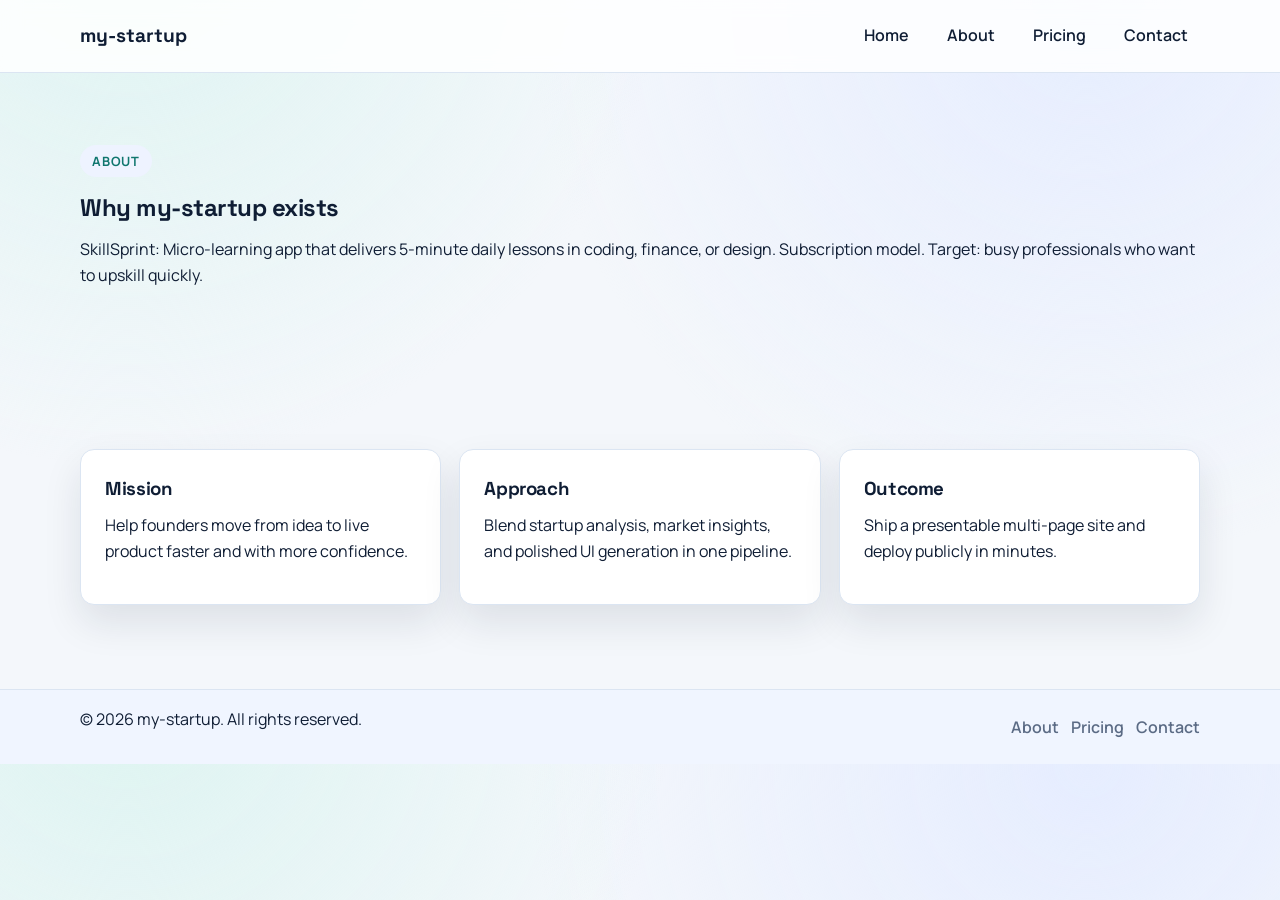
<file: about.html>
<!doctype html>
<html lang="en">
<head>
  <meta charset="UTF-8">
  <meta name="viewport" content="width=device-width, initial-scale=1.0">
  <title>my-startup | About</title>
  <link rel="preconnect" href="https://fonts.googleapis.com">
  <link rel="preconnect" href="https://fonts.gstatic.com" crossorigin>
  <link href="https://fonts.googleapis.com/css2?family=Manrope:wght@400;500;700;800&family=Space+Grotesk:wght@500;700&display=swap" rel="stylesheet">
  <link rel="stylesheet" href="styles.css">
</head>
<body>
  <header class="site-header">
    <div class="container nav-wrap">
      <a class="brand" href="index.html">my-startup</a>
      <button class="menu-toggle" type="button" data-menu-toggle aria-label="Toggle menu">Menu</button>
      <nav class="main-nav" data-main-nav>
        <a href="index.html">Home</a>
        <a href="about.html">About</a>
        <a href="pricing.html">Pricing</a>
        <a href="contact.html">Contact</a>
      </nav>
    </div>
  </header>
  <main>
  <section class="section page-hero">
    <div class="container">
      <p class="eyebrow">About</p>
      <h1>Why my-startup exists</h1>
      <p>SkillSprint: Micro-learning app that delivers 5‑minute daily lessons in coding, finance, or design. Subscription model. Target: busy professionals who want to upskill quickly.</p>
    </div>
  </section>
  <section class="section">
    <div class="container feature-grid">
      <article class="panel"><h3>Mission</h3><p>Help founders move from idea to live product faster and with more confidence.</p></article>
      <article class="panel"><h3>Approach</h3><p>Blend startup analysis, market insights, and polished UI generation in one pipeline.</p></article>
      <article class="panel"><h3>Outcome</h3><p>Ship a presentable multi-page site and deploy publicly in minutes.</p></article>
    </div>
  </section>
</main>
  <footer class="site-footer">
    <div class="container footer-row">
      <p>&copy; <span data-year>2026</span> my-startup. All rights reserved.</p>
      <div class="footer-links">
        <a href="about.html">About</a>
        <a href="pricing.html">Pricing</a>
        <a href="contact.html">Contact</a>
      </div>
    </div>
  </footer>
  <script src="script.js"></script>
</body>
</html>
</file>
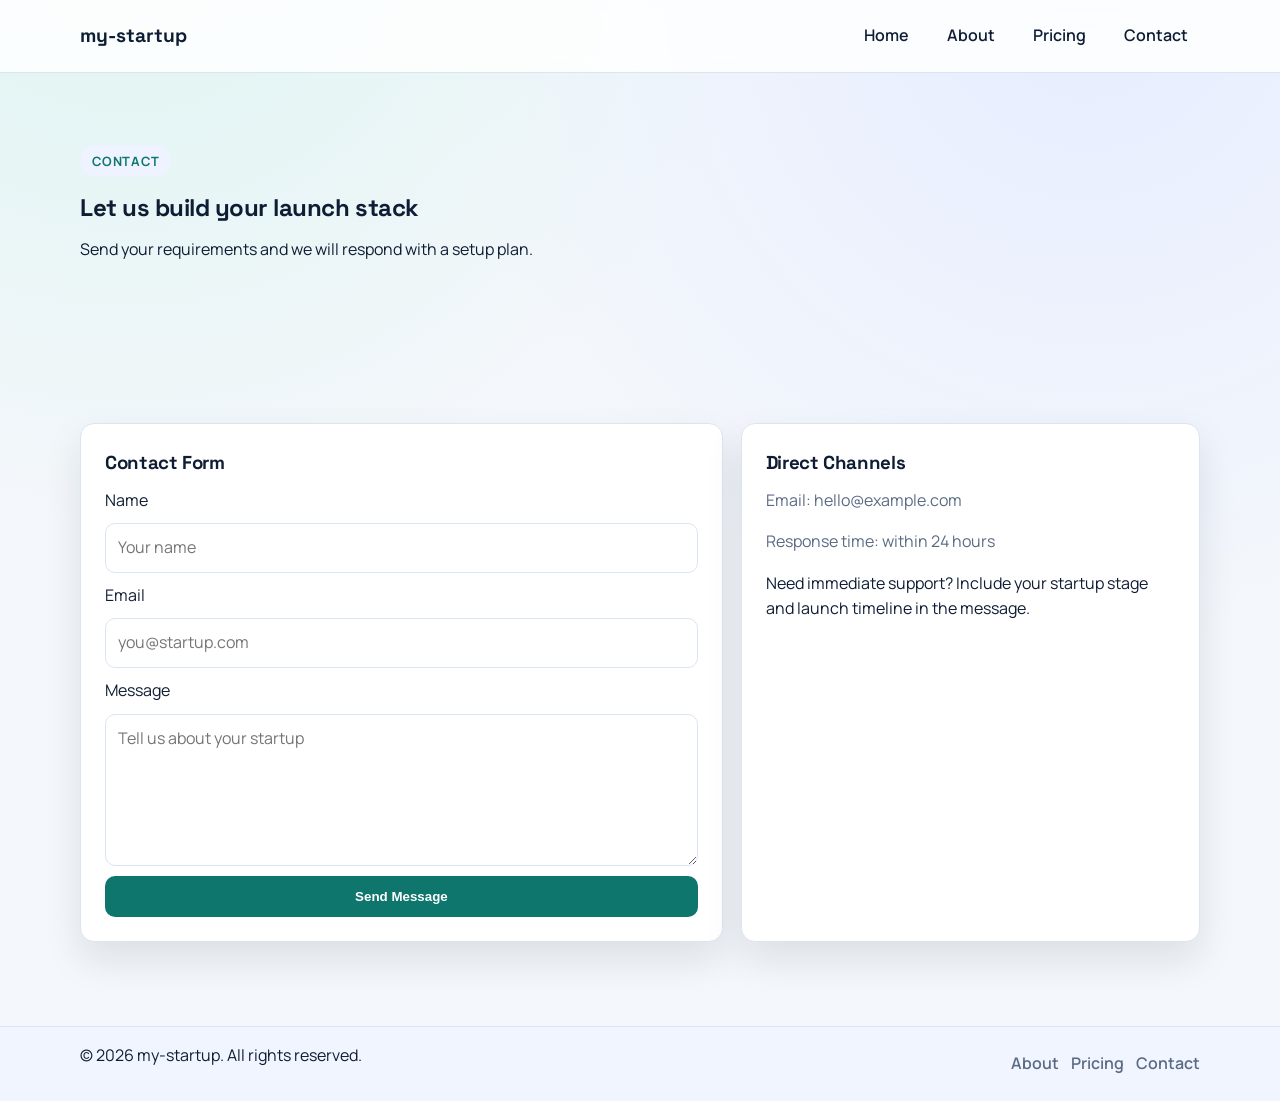
<file: contact.html>
<!doctype html>
<html lang="en">
<head>
  <meta charset="UTF-8">
  <meta name="viewport" content="width=device-width, initial-scale=1.0">
  <title>my-startup | Contact</title>
  <link rel="preconnect" href="https://fonts.googleapis.com">
  <link rel="preconnect" href="https://fonts.gstatic.com" crossorigin>
  <link href="https://fonts.googleapis.com/css2?family=Manrope:wght@400;500;700;800&family=Space+Grotesk:wght@500;700&display=swap" rel="stylesheet">
  <link rel="stylesheet" href="styles.css">
</head>
<body>
  <header class="site-header">
    <div class="container nav-wrap">
      <a class="brand" href="index.html">my-startup</a>
      <button class="menu-toggle" type="button" data-menu-toggle aria-label="Toggle menu">Menu</button>
      <nav class="main-nav" data-main-nav>
        <a href="index.html">Home</a>
        <a href="about.html">About</a>
        <a href="pricing.html">Pricing</a>
        <a href="contact.html">Contact</a>
      </nav>
    </div>
  </header>
  <main>
  <section class="section page-hero">
    <div class="container">
      <p class="eyebrow">Contact</p>
      <h1>Let us build your launch stack</h1>
      <p>Send your requirements and we will respond with a setup plan.</p>
    </div>
  </section>
  <section class="section">
    <div class="container contact-wrap">
      <div class="panel">
        <h3>Contact Form</h3>
        <form data-contact-form class="contact-form">
          <label for="name">Name</label>
          <input id="name" name="name" type="text" placeholder="Your name" required>
          <label for="email">Email</label>
          <input id="email" name="email" type="email" placeholder="you@startup.com" required>
          <label for="message">Message</label>
          <textarea id="message" name="message" rows="5" placeholder="Tell us about your startup"></textarea>
          <button class="btn btn-primary" type="submit">Send Message</button>
        </form>
        <p class="success-message hidden" data-contact-feedback>Thanks. Your message has been captured.</p>
      </div>
      <aside class="panel">
        <h3>Direct Channels</h3>
        <p class="muted">Email: hello@example.com</p>
        <p class="muted">Response time: within 24 hours</p>
        <p>Need immediate support? Include your startup stage and launch timeline in the message.</p>
      </aside>
    </div>
  </section>
</main>
  <footer class="site-footer">
    <div class="container footer-row">
      <p>&copy; <span data-year>2026</span> my-startup. All rights reserved.</p>
      <div class="footer-links">
        <a href="about.html">About</a>
        <a href="pricing.html">Pricing</a>
        <a href="contact.html">Contact</a>
      </div>
    </div>
  </footer>
  <script src="script.js"></script>
</body>
</html>
</file>
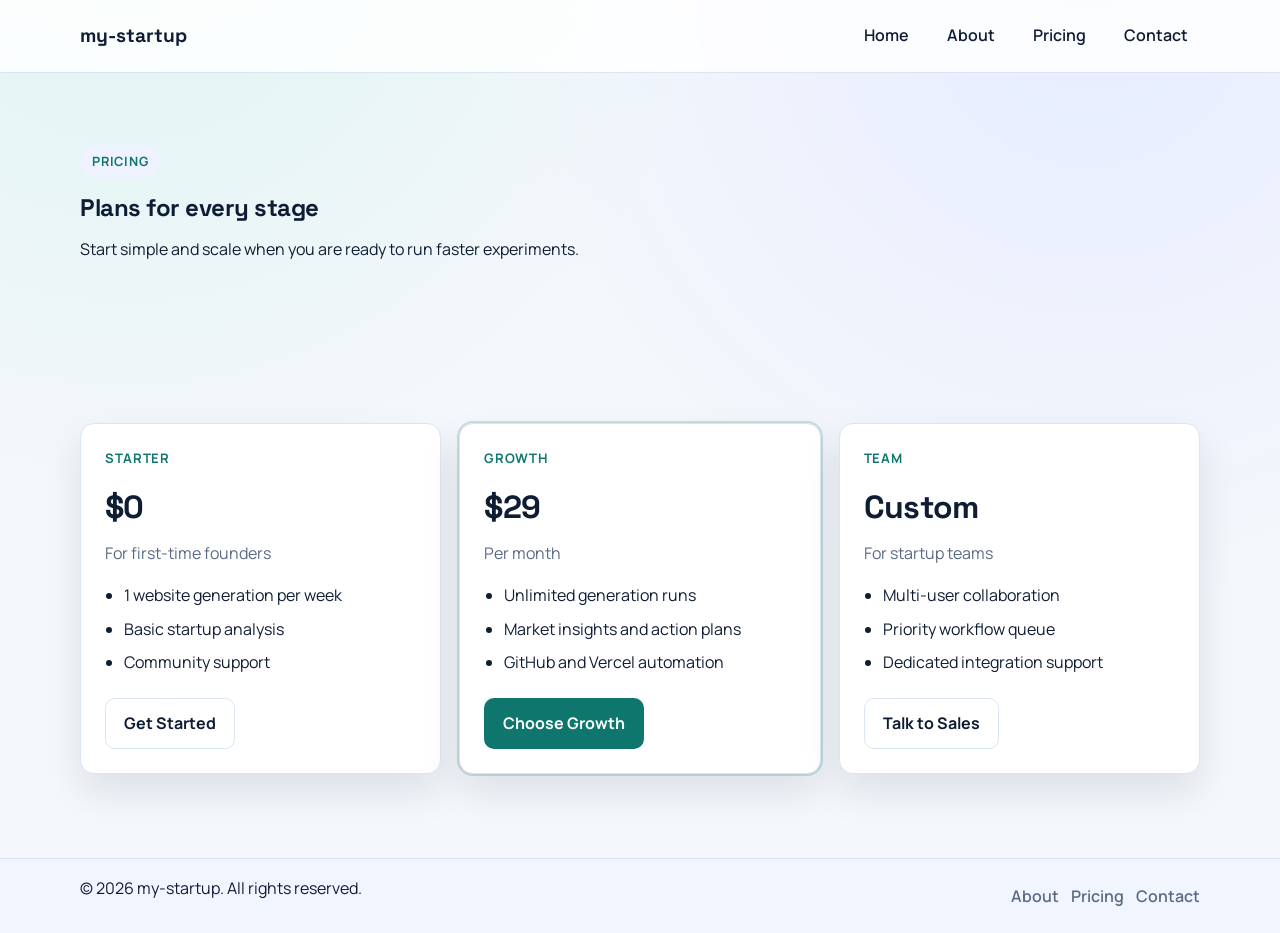
<file: pricing.html>
<!doctype html>
<html lang="en">
<head>
  <meta charset="UTF-8">
  <meta name="viewport" content="width=device-width, initial-scale=1.0">
  <title>my-startup | Pricing</title>
  <link rel="preconnect" href="https://fonts.googleapis.com">
  <link rel="preconnect" href="https://fonts.gstatic.com" crossorigin>
  <link href="https://fonts.googleapis.com/css2?family=Manrope:wght@400;500;700;800&family=Space+Grotesk:wght@500;700&display=swap" rel="stylesheet">
  <link rel="stylesheet" href="styles.css">
</head>
<body>
  <header class="site-header">
    <div class="container nav-wrap">
      <a class="brand" href="index.html">my-startup</a>
      <button class="menu-toggle" type="button" data-menu-toggle aria-label="Toggle menu">Menu</button>
      <nav class="main-nav" data-main-nav>
        <a href="index.html">Home</a>
        <a href="about.html">About</a>
        <a href="pricing.html">Pricing</a>
        <a href="contact.html">Contact</a>
      </nav>
    </div>
  </header>
  <main>
  <section class="section page-hero">
    <div class="container">
      <p class="eyebrow">Pricing</p>
      <h1>Plans for every stage</h1>
      <p>Start simple and scale when you are ready to run faster experiments.</p>
    </div>
  </section>
  <section class="section">
    <div class="container pricing-grid">
      <article class="panel price-card">
        <p class="tier">Starter</p>
        <h3>$0</h3>
        <p class="muted">For first-time founders</p>
        <ul class="clean-list">
          <li>1 website generation per week</li>
          <li>Basic startup analysis</li>
          <li>Community support</li>
        </ul>
        <a class="btn btn-ghost" href="contact.html">Get Started</a>
      </article>
      <article class="panel price-card featured">
        <p class="tier">Growth</p>
        <h3>$29</h3>
        <p class="muted">Per month</p>
        <ul class="clean-list">
          <li>Unlimited generation runs</li>
          <li>Market insights and action plans</li>
          <li>GitHub and Vercel automation</li>
        </ul>
        <a class="btn btn-primary" href="contact.html">Choose Growth</a>
      </article>
      <article class="panel price-card">
        <p class="tier">Team</p>
        <h3>Custom</h3>
        <p class="muted">For startup teams</p>
        <ul class="clean-list">
          <li>Multi-user collaboration</li>
          <li>Priority workflow queue</li>
          <li>Dedicated integration support</li>
        </ul>
        <a class="btn btn-ghost" href="contact.html">Talk to Sales</a>
      </article>
    </div>
  </section>
</main>
  <footer class="site-footer">
    <div class="container footer-row">
      <p>&copy; <span data-year>2026</span> my-startup. All rights reserved.</p>
      <div class="footer-links">
        <a href="about.html">About</a>
        <a href="pricing.html">Pricing</a>
        <a href="contact.html">Contact</a>
      </div>
    </div>
  </footer>
  <script src="script.js"></script>
</body>
</html>
</file>
<file: styles.css>
:root {
  --bg: #f4f7fb;
  --surface: #ffffff;
  --surface-soft: #eef3ff;
  --text: #0f1d34;
  --muted: #5b6b85;
  --primary: #0f766e;
  --primary-strong: #0b5b55;
  --border: #dbe5f2;
  --radius: 14px;
  --shadow: 0 18px 38px rgba(15, 29, 52, 0.1);
}

* {
  box-sizing: border-box;
}

body {
  margin: 0;
  font-family: "Manrope", "Segoe UI", sans-serif;
  background:
    radial-gradient(circle at 10% -10%, #ddf4f1 0%, rgba(221, 244, 241, 0) 38%),
    radial-gradient(circle at 85% 0%, #e6edff 0%, rgba(230, 237, 255, 0) 42%),
    var(--bg);
  color: var(--text);
  line-height: 1.6;
}

h1, h2, h3 {
  margin: 0 0 0.6rem;
  font-family: "Space Grotesk", "Manrope", sans-serif;
  letter-spacing: -0.02em;
}

p {
  margin-top: 0;
}

.site-header {
  position: sticky;
  top: 0;
  z-index: 20;
  background: rgba(255, 255, 255, 0.84);
  backdrop-filter: blur(10px);
  border-bottom: 1px solid var(--border);
}

.container {
  width: min(1120px, 92%);
  margin: 0 auto;
}

.nav-wrap {
  min-height: 72px;
  display: flex;
  align-items: center;
  justify-content: space-between;
  gap: 16px;
}

.brand {
  color: var(--text);
  font-family: "Space Grotesk", sans-serif;
  font-weight: 700;
  font-size: 1.2rem;
  text-decoration: none;
}

.main-nav {
  display: flex;
  align-items: center;
  gap: 14px;
}

.main-nav a {
  color: var(--text);
  text-decoration: none;
  font-weight: 600;
  padding: 8px 12px;
  border-radius: 8px;
}

.main-nav a:hover {
  background: var(--surface-soft);
}

.menu-toggle {
  display: none;
  border: 1px solid var(--border);
  background: var(--surface);
  color: var(--text);
  border-radius: 8px;
  padding: 8px 12px;
  font-weight: 600;
}

.section {
  padding: 72px 0;
}

.hero {
  padding-top: 88px;
}

.hero-grid {
  display: grid;
  grid-template-columns: 1.35fr 1fr;
  gap: 28px;
  align-items: start;
}

.eyebrow {
  display: inline-block;
  margin-bottom: 12px;
  padding: 6px 12px;
  border-radius: 999px;
  background: var(--surface-soft);
  color: var(--primary);
  font-size: 0.8rem;
  font-weight: 700;
  text-transform: uppercase;
  letter-spacing: 0.06em;
}

.hero h1 {
  font-size: clamp(2rem, 4vw, 3.2rem);
  line-height: 1.1;
  margin-bottom: 16px;
}

.hero-actions {
  margin-top: 22px;
  display: flex;
  flex-wrap: wrap;
  gap: 12px;
}

.btn {
  display: inline-flex;
  align-items: center;
  justify-content: center;
  text-decoration: none;
  border-radius: 10px;
  padding: 12px 18px;
  font-weight: 700;
  border: 1px solid transparent;
}

.btn-primary {
  background: var(--primary);
  color: #ffffff;
}

.btn-primary:hover {
  background: var(--primary-strong);
}

.btn-ghost {
  background: var(--surface);
  color: var(--text);
  border-color: var(--border);
}

.btn-ghost:hover {
  background: var(--surface-soft);
}

.panel {
  background: var(--surface);
  border: 1px solid var(--border);
  border-radius: var(--radius);
  padding: 24px;
  box-shadow: var(--shadow);
}

.feature-grid {
  display: grid;
  grid-template-columns: repeat(3, minmax(0, 1fr));
  gap: 18px;
}

.pricing-grid {
  display: grid;
  grid-template-columns: repeat(3, minmax(0, 1fr));
  gap: 18px;
}

.price-card.featured {
  outline: 2px solid rgba(15, 118, 110, 0.2);
}

.price-card .tier {
  font-size: 0.82rem;
  text-transform: uppercase;
  letter-spacing: 0.05em;
  color: var(--primary);
  font-weight: 700;
}

.price-card h3 {
  font-size: 2rem;
  margin-bottom: 8px;
}

.clean-list {
  margin: 14px 0 22px;
  padding-left: 1.2rem;
}

.clean-list li {
  margin-bottom: 8px;
}

.contact-wrap {
  display: grid;
  grid-template-columns: 1.4fr 1fr;
  gap: 18px;
}

.contact-form {
  display: grid;
  gap: 10px;
}

.contact-form input,
.contact-form textarea {
  width: 100%;
  border: 1px solid var(--border);
  border-radius: 10px;
  padding: 11px 12px;
  font: inherit;
  background: #ffffff;
}

.contact-form textarea {
  resize: vertical;
}

.muted {
  color: var(--muted);
}

.success-message {
  margin-top: 12px;
  color: #0a7f56;
  font-weight: 600;
}

.hidden {
  display: none;
}

.site-footer {
  margin-top: 12px;
  border-top: 1px solid var(--border);
  background: #f0f5ff;
}

.footer-row {
  min-height: 74px;
  display: flex;
  align-items: center;
  justify-content: space-between;
  gap: 16px;
}

.footer-links {
  display: flex;
  gap: 12px;
}

.footer-links a {
  color: var(--muted);
  text-decoration: none;
  font-weight: 600;
}

.footer-links a:hover {
  color: var(--text);
}

@media (max-width: 768px) {
  .menu-toggle {
    display: inline-flex;
  }

  .main-nav {
    display: none;
    position: absolute;
    top: 73px;
    right: 4%;
    left: 4%;
    background: #ffffff;
    border: 1px solid var(--border);
    border-radius: 12px;
    padding: 8px;
    flex-direction: column;
    align-items: stretch;
  }

  .main-nav.open {
    display: flex;
  }

  .hero-grid,
  .feature-grid,
  .pricing-grid,
  .contact-wrap {
    grid-template-columns: 1fr;
  }

  .section {
    padding: 56px 0;
  }

  .footer-row {
    flex-direction: column;
    justify-content: center;
    padding: 14px 0;
    text-align: center;
  }
}
</file>
